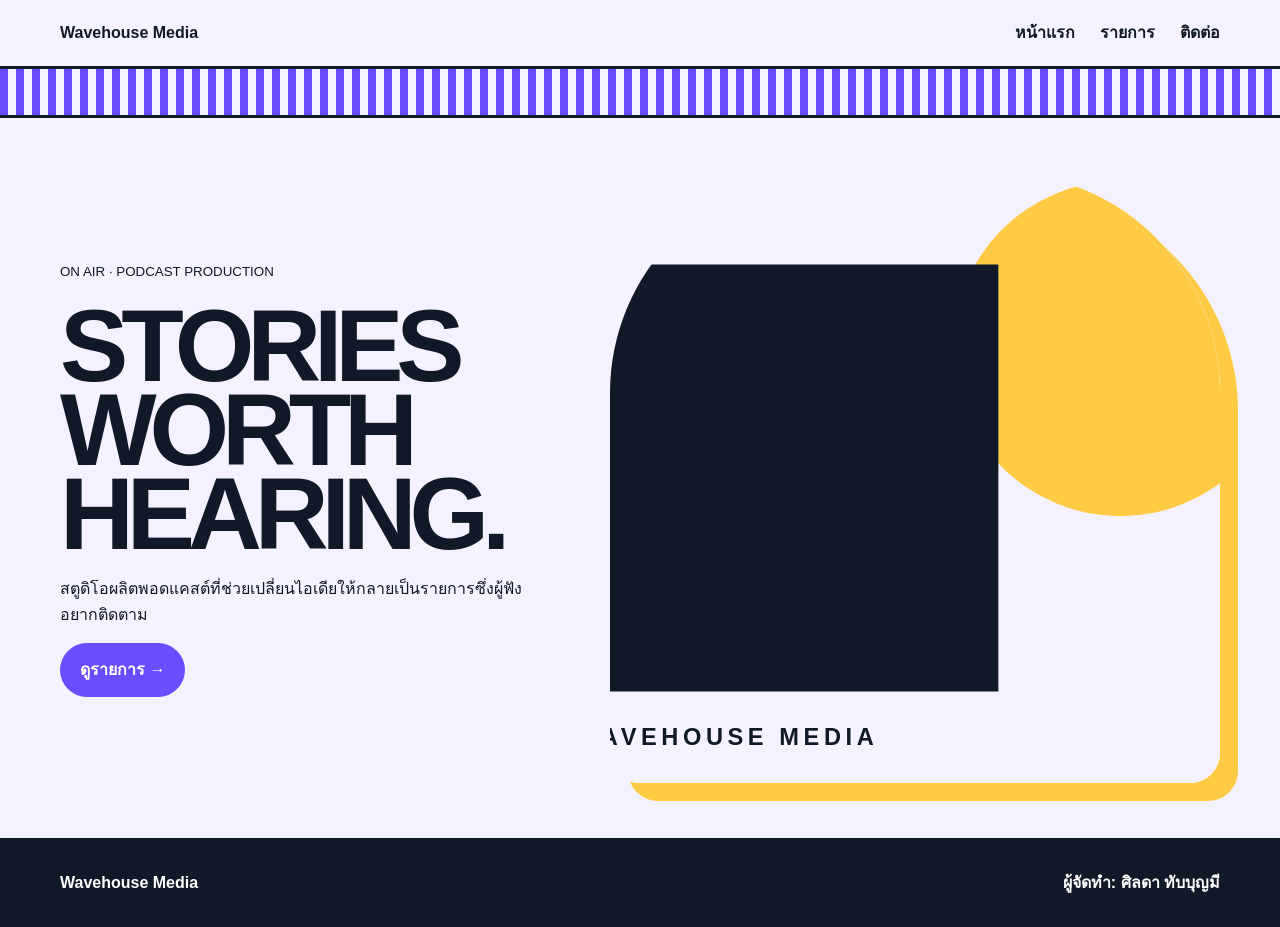
<file: index.html>
<!doctype html><html lang="th"><head><meta charset="utf-8"><meta name="viewport" content="width=device-width,initial-scale=1"><title>หน้าแรก | Mic Check Studio</title><link rel="stylesheet" href="assets/style.css"></head><body class="wave"><header class="header"><nav class="nav container"><a class="brand" href="listen.html">Wavehouse Media</a><div class="links"><a href="index.html">หน้าแรก</a><a href="shows.html">รายการ</a><a href="contact.html">ติดต่อ</a></div></nav></header><div class="wavebar"></div><main class="hero"><div class="container hero-grid"><div><small>ON AIR · PODCAST PRODUCTION</small><h1>STORIES WORTH HEARING.</h1><p>สตูดิโอผลิตพอดแคสต์ที่ช่วยเปลี่ยนไอเดียให้กลายเป็นรายการซึ่งผู้ฟังอยากติดตาม</p><a class="button" href="shows.html">ดูรายการ →</a></div><img src="images/podcast-hero.svg" alt="สตูดิโอพอดแคสต์"></div></main><footer class="footer"><div class="container footer-row"><strong>Wavehouse Media</strong><span class="footer-student">ผู้จัดทำ: ศิลดา ทับบุญมี</span></div></footer></body></html>
</file>
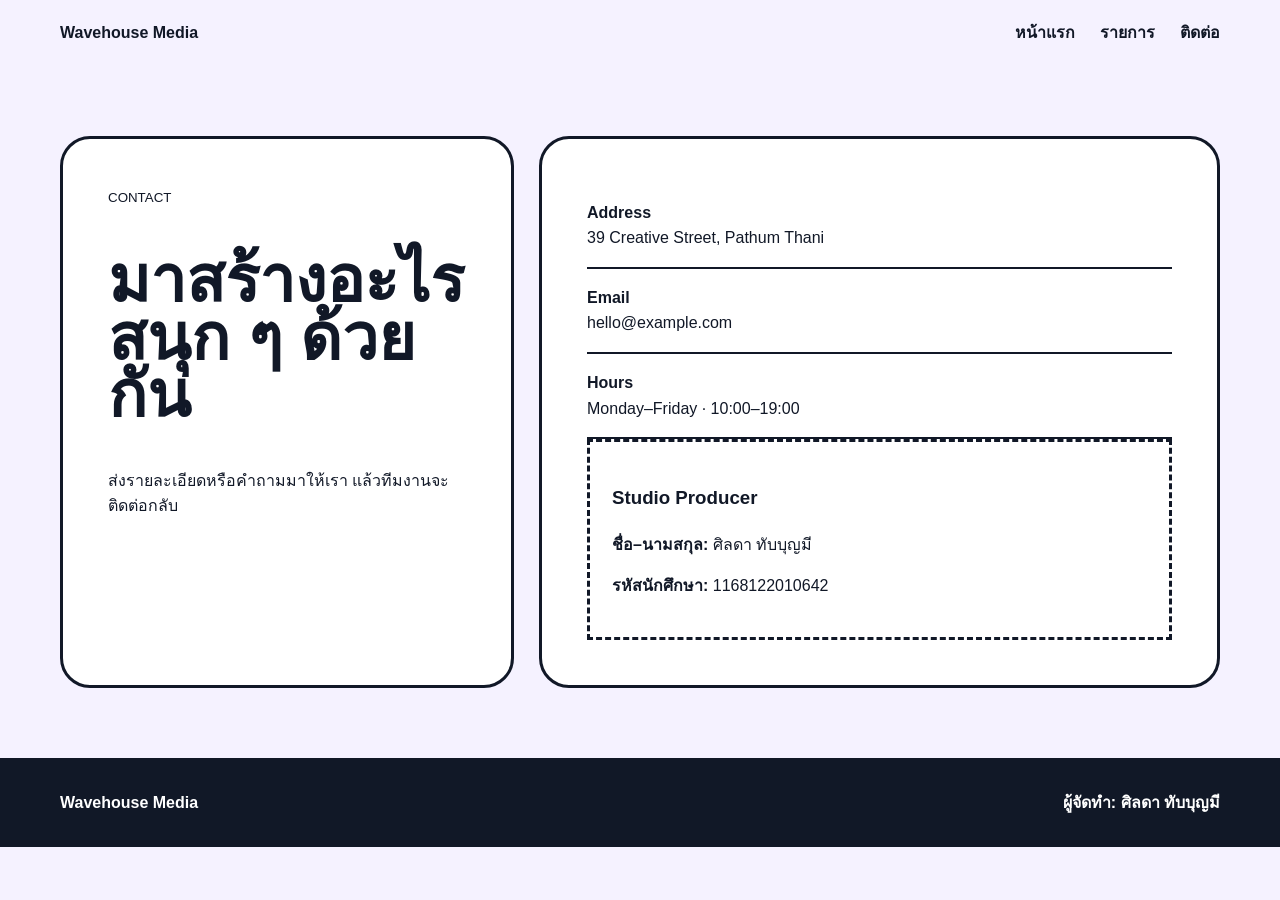
<file: contact.html>
<!doctype html><html lang="th"><head><meta charset="utf-8"><meta name="viewport" content="width=device-width,initial-scale=1"><title>ติดต่อ | Mic Check Studio</title><link rel="stylesheet" href="assets/style.css"></head><body class="wave"><header class="header"><nav class="nav container"><a class="brand" href="listen.html">Wavehouse Media</a><div class="links"><a href="index.html">หน้าแรก</a><a href="shows.html">รายการ</a><a href="contact.html">ติดต่อ</a></div></nav></header><main class="contact"><div class="container contact-grid"><div class="contact-lead"><small>CONTACT</small><h1>มาสร้างอะไรสนุก ๆ ด้วยกัน</h1><p>ส่งรายละเอียดหรือคำถามมาให้เรา แล้วทีมงานจะติดต่อกลับ</p></div><div class="contact-info"><div class="detail"><strong>Address</strong><br>39 Creative Street, Pathum Thani</div><div class="detail"><strong>Email</strong><br>hello@example.com</div><div class="detail"><strong>Hours</strong><br>Monday–Friday · 10:00–19:00</div><div class="student"><h3>Studio Producer</h3><p><strong>ชื่อ–นามสกุล:</strong> ศิลดา ทับบุญมี</p><p><strong>รหัสนักศึกษา:</strong> 1168122010642</p></div></div></div></main><footer class="footer"><div class="container footer-row"><strong>Wavehouse Media</strong><span class="footer-student">ผู้จัดทำ: ศิลดา ทับบุญมี</span></div></footer></body></html>
</file>
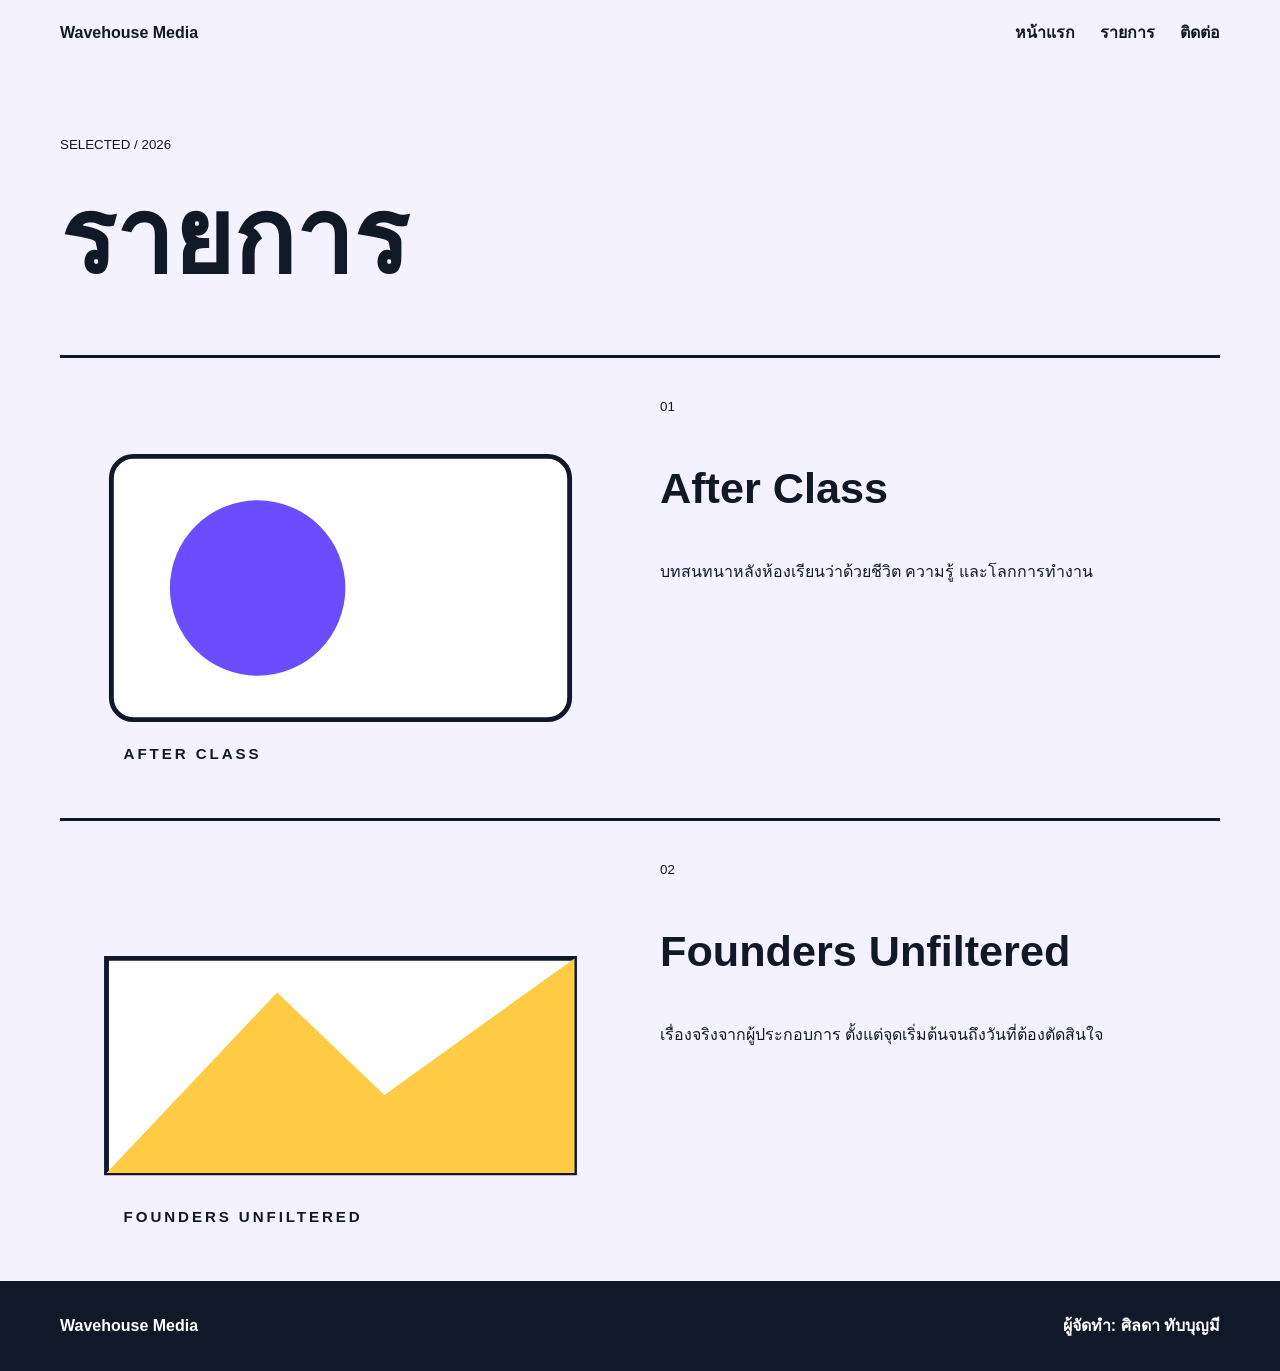
<file: shows.html>
<!doctype html><html lang="th"><head><meta charset="utf-8"><meta name="viewport" content="width=device-width,initial-scale=1"><title>รายการ | Mic Check Studio</title><link rel="stylesheet" href="assets/style.css"></head><body class="wave"><header class="header"><nav class="nav container"><a class="brand" href="listen.html">Wavehouse Media</a><div class="links"><a href="index.html">หน้าแรก</a><a href="shows.html">รายการ</a><a href="contact.html">ติดต่อ</a></div></nav></header><main><section class="page-head"><div class="container"><small>SELECTED / 2026</small><h1>รายการ</h1></div></section><section class="listing"><div class="container"><article class="entry"><img src="images/afterclass-new.svg" alt="After Class"><div><small>01</small><h2>After Class</h2><p>บทสนทนาหลังห้องเรียนว่าด้วยชีวิต ความรู้ และโลกการทำงาน</p></div></article><article class="entry"><img src="images/founders-new.svg" alt="Founders Unfiltered"><div><small>02</small><h2>Founders Unfiltered</h2><p>เรื่องจริงจากผู้ประกอบการ ตั้งแต่จุดเริ่มต้นจนถึงวันที่ต้องตัดสินใจ</p></div></article></div></section></main><footer class="footer"><div class="container footer-row"><strong>Wavehouse Media</strong><span class="footer-student">ผู้จัดทำ: ศิลดา ทับบุญมี</span></div></footer></body></html>
</file>
<file: assets/style.css>
*{box-sizing:border-box}body{margin:0;font-family:Arial,"Noto Sans Thai",sans-serif;line-height:1.6}a{color:inherit}.container{width:min(1160px,91%);margin:auto}img{display:block;width:100%;object-fit:cover}.student{padding:22px;border:3px dashed currentColor}.footer-student{font-weight:900}body{background:#f5f2ff;color:#111827}.header{padding:20px 0}.nav{display:flex;justify-content:space-between;align-items:center}.brand{font-weight:900;text-decoration:none}.links{display:flex;gap:25px}.links a{text-decoration:none;font-weight:700}.wavebar{height:52px;background:repeating-linear-gradient(90deg,#6c4cff 0 8px,transparent 8px 16px);border-block:3px solid #111827}.hero{padding:55px 0}.hero-grid{display:grid;grid-template-columns:.9fr 1.1fr;gap:50px;align-items:center}.hero h1{font-size:clamp(4rem,8vw,8rem);line-height:.82;letter-spacing:-.07em;margin:20px 0}.hero img{height:610px;border-radius:220px 220px 30px 30px;box-shadow:18px 18px 0 #ffcb45}.button{display:inline-block;padding:14px 20px;background:#6c4cff;color:#fff;border-radius:99px;text-decoration:none;font-weight:900}.page-head{padding:65px 0 35px}.page-head h1{font-size:clamp(4rem,8vw,7rem);margin:0}.entry{display:grid;grid-template-columns:1fr 1fr;gap:40px;padding:35px 0;border-top:3px solid #111827}.entry img{height:390px;border-radius:30px}.entry h2{font-size:2.7rem}.contact{padding:70px 0}.contact-grid{display:grid;grid-template-columns:.8fr 1.2fr;gap:25px}.contact-grid>div{padding:45px;border:3px solid #111827;border-radius:30px;background:#fff}.contact h1{font-size:4rem;line-height:.9}.detail{padding:16px 0;border-bottom:2px solid #111827}.footer{padding:32px 0;background:#111827;color:#fff}.footer-row{display:flex;justify-content:space-between}@media(max-width:800px){.nav{padding:18px 0;align-items:flex-start;flex-direction:column}.links{width:100%;justify-content:space-between;gap:7px}.hero-grid,.ticket-card,.entry,.entry:nth-child(even),.contact-grid{grid-template-columns:1fr}.hero img,.entry img,.hero-card{height:400px}.entry:nth-child(even) img{order:0}.hero-copy{padding:35px}.ticket-card .hero-copy,.contact-lead{border-right:0}.footer-row{flex-direction:column;gap:15px}}
</file>
